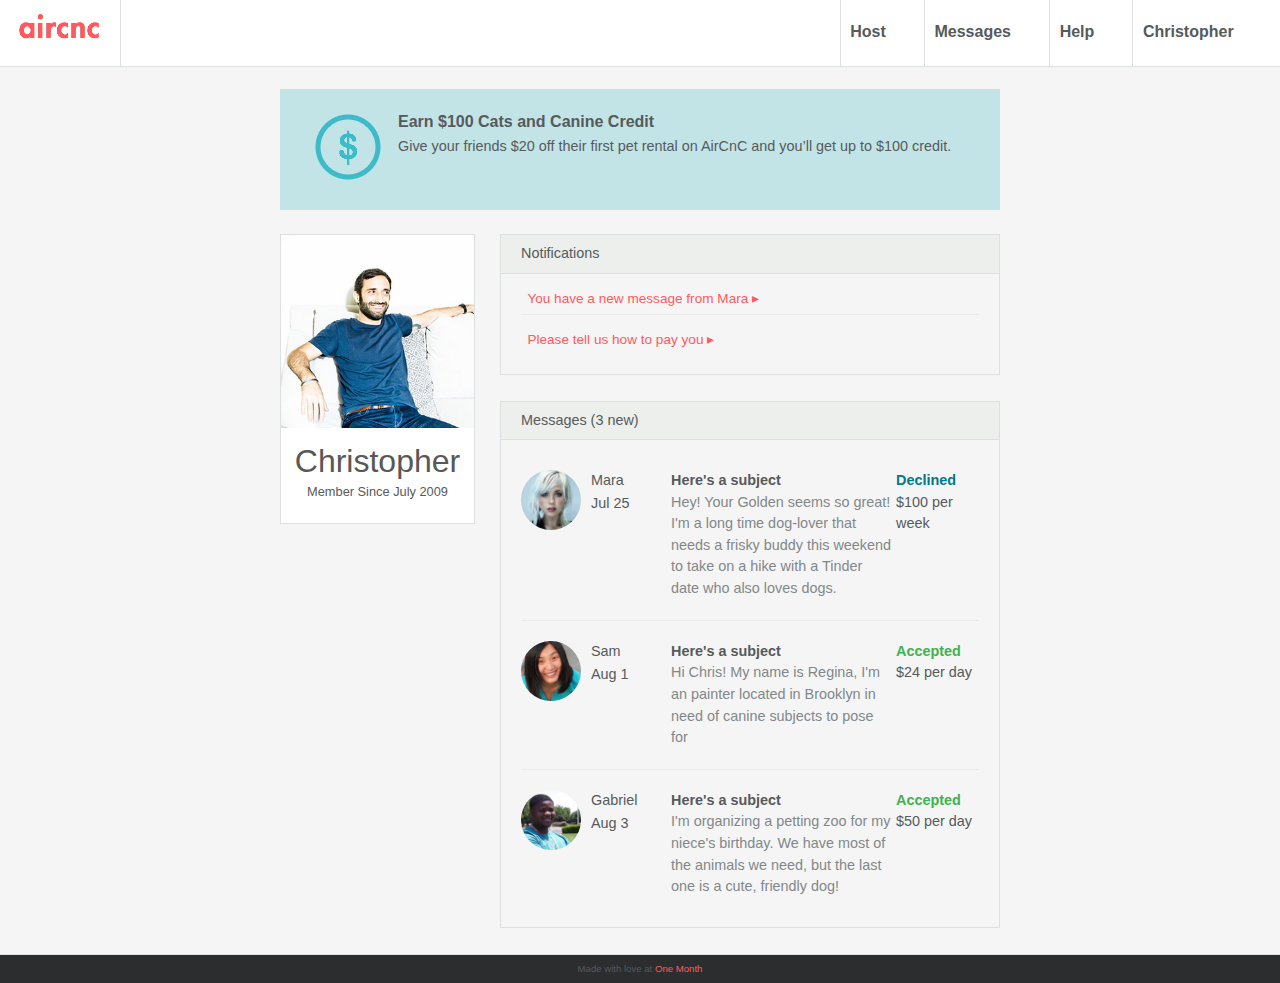
<file: aircnc-dashboard/index.html>
<!DOCTYPE html>
<html>
<head>
  <title>AirCnC - Dashboard</title>
  <link rel="stylesheet" href="css/reset.css">
  <link rel="stylesheet" href="css/style.css">
  <meta name="description" content="AirCnC Dashboard">
<meta name="viewport" content="width=device-width"></head>
<body>
  <header class="clearfix">
    <div class="logo">
      <img src="images/logo.png" alt="AirCnC">
    </div>

    <nav class="large clearfix">
      <ul>
        <li>
          <a href="#">Host</a>
        </li>
        <li>
          <a href="#">Messages</a>
        </li>
        <li>
          <a href="#">Help</a>
        </li>
        <li>
          <a href="#">Christopher</a>
        </li>
      </ul>
    <div class="hamburger"><a href="#nav">&equiv;</a></div>

    </nav>

  </header>

  <div class="container clearfix">
    <div class="announcement clearfix">
      <div class="imagery">
        <img src="images/dollar-sign.png" alt="Dollar Sign">
      </div>

      <div class="info">
        <h3>Earn $100 Cats and Canine Credit</h3>
        <p>Give your friends $20 off their first pet rental on AirCnC and you&rsquo;ll get up to $100 credit.</p>
      </div>
    </div>

    <section class="column profile">
      <img src="images/castig.jpg" alt="Chris Castig" class="photo">
      <div class="details">
        <h2>Christopher</h2>
        <p class="member-since">
          Member Since July 2009
        </p>
      </div>
    </section>

    <section class="column updates">
      <div class="notifications panel">
        <h3>Notifications</h3>
        <div class="panel-content">
          <div class="notification">
            <a href="#">You have a new message from Mara &rtrif;</a>
          </div>

          <div class="notification">
            <a href="#">Please tell us how to pay you &rtrif;</a>
          </div>
        </div>

      </div>

      <div class="messages panel">
        <h3>Messages (3 new)</h3>

        <div class="panel-content">
          <div class="message clearfix">
            <div class="clearfix component sender">
              <div class="photo"><img src="images/user-1.jpg" alt="User Photo"></div>
              <div class="details">
                <p class="name">Mara</p>
                <p class="date">Jul 25</p>
              </div>
            </div>

            <div class="message-text component">
              <p class="subject">
                <strong>Here's a subject</strong>
              </p>
              <p class="body">
                Hey! Your Golden seems so great! I'm a long time dog-lover that needs a frisky buddy this weekend to take on a hike with a Tinder date who also loves dogs. 
              </p>
            </div>
            <div class="booking-details component">
              <p class="status declined">Declined</p>
              <p class="price">$100 per week</p>
            </div>
          </div>

          <div class="message clearfix">
            <div class="clearfix component sender">
              <div class="photo"><img src="images/user-2.jpg" alt="User Photo"></div>
              <div class="details">
                <p class="name">Sam</p>
                <p class="date">Aug 1</p>
              </div>
            </div>
            <div class="message-text component">
              <p class="subject">
                <strong>Here's a subject</strong>
              </p>
              <p class="body">
                Hi Chris! My name is Regina, I'm an painter located in Brooklyn in need of canine subjects to pose for
              </p>
            </div>
            <div class="booking-details component">
              <p class="status accepted">Accepted</p>
              <p class="price">$24 per day</p>
            </div>
          </div>

          <div class="message clearfix">
            <div class="clearfix component sender">
              <div class="photo"><img src="images/user-3.jpg" alt="User Photo"></div>
              <div class="details">
                <p class="name">Gabriel</p>
                <p class="date">Aug 3</p>
              </div>
            </div>
            <div class="message-text component">
              <p class="subject">
                <strong>Here's a subject</strong>
              </p>
              <p class="body">
                I'm organizing a petting zoo for my niece's birthday. We have most of the animals we need, but the last one is a cute, friendly dog!              
              </p>
            </div>
            <div class="booking-details component">
              <p class="status accepted">Accepted</p>
              <p class="price">$50 per day</p>
            </div>
          </div>
        </div>

      </div>
    </section>
  </div>

  <nav class="small" id="nav">
    <ul>
      <li><a href="#">Home</a></li>
      <li><a href="#">About</a></li>
      <li><a href="#">Contact</a></li>
    </ul>
  </nav>

  <footer>
    Made with love at <a href="www.onemonth.com" target="_blank">One Month</a>
  </footer>
</body>
</html>
</file>
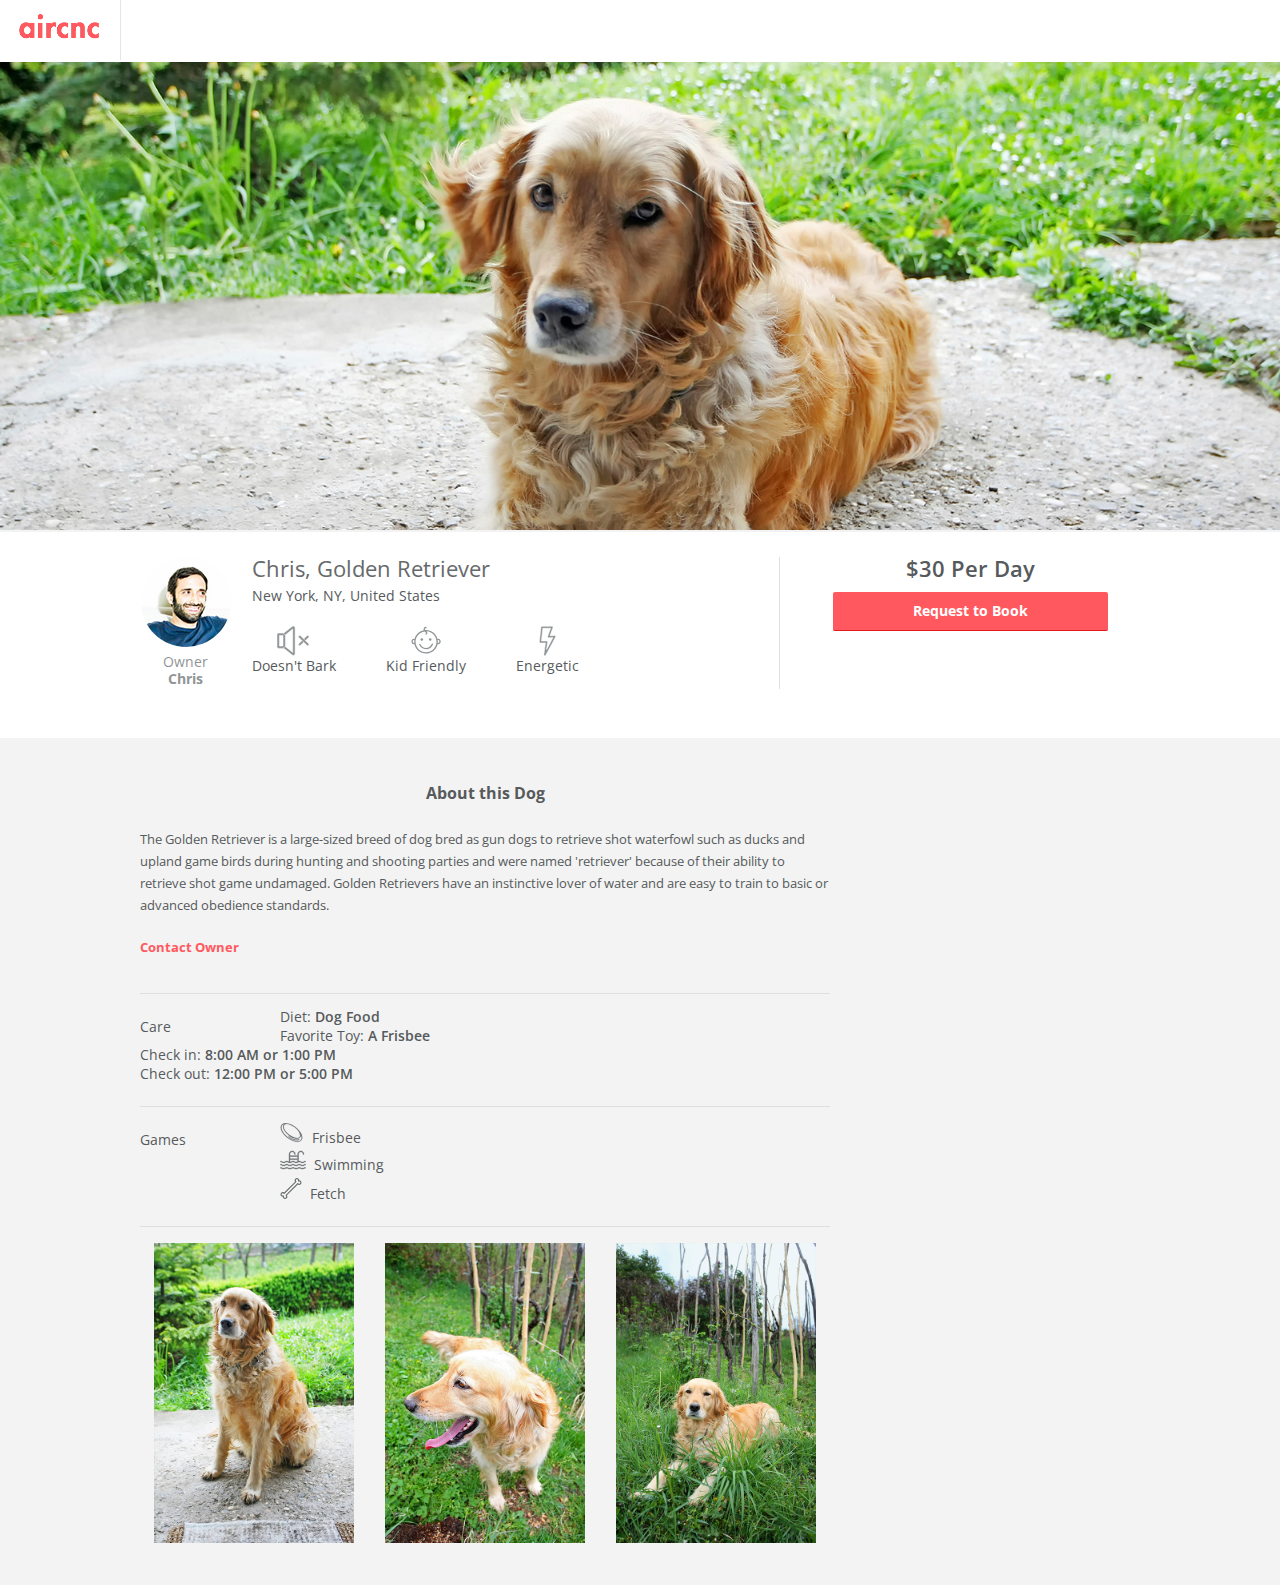
<file: aircnc/index.html>
<!DOCTYPE html>
<html>
<head>
	<title>AirCnC - Rent a Cat or Dog</title>
	<meta name="description" content="AirC&amp;C is the premiere site renting cute cats and canines">
	<link rel="stylesheet" href="css/reset.css">
	<link rel="stylesheet" href="css/style.css">
	<link rel="stylesheet" href="">
	<link rel="stylesheet" href="">
	<link href='https://fonts.googleapis.com/css?family=Open+Sans:400,700,600' rel='stylesheet' type='text/css'>

	<meta name="viewport" content="width=device-width, intial-scal=1">
</head>
<body>
		
			
			<header>
				<img class="logo" src="images/logo.png" alt="aircnc logo">
			</header>
			<div class="hero-image">
				
					<figure><img class="hero" src="images/dog-hero-image.png" alt="Golden Retriever lying down"></figure>
			</div><!-- .hero-image -->	

			
			<section class="clearfix hero-profile">
				<div class="container">
				<div class="profile column">

				<div class="owner-details column">
					<img class="owner" src="images/chris-castiglione.png" alt="Chris Castiglione picture">
					<h2 class="relationship"> Owner </h2>
					<h2 class="name">Chris</h2>
				</div><!-- .owner-details --> 

				<div class="clearfix pet-details column">
					<h1>Chris, Golden Retriever </h1>
					<h2 class="location">New York, NY, United States</h2>
					<div class="clearfix icons column">
						<div class="icon-1">
							<img src="images/icons/mute.svg" alt="does not bark icon">
							<p>Doesn't Bark</p>
						</div><!-- .icon-1 --> 
						<div class="icon-2">
							<img src="images/icons/baby.svg" alt="kid friendly icon">
							<p>Kid Friendly</p>
						</div><!-- .icon-2 --> 
						<div class="icon-3">
							<img src="images/icons/lightning.svg" alt="energentic icon">
							<p>Energetic</p>
						</div><!-- .icon-3 --> 
					</div><!-- .icons --> 
				</div><!-- .pet-details --> 
				</div><!-- .profile --> 

					<div class="booking column">
						<h2 class="price">$30 <span class="time">Per Day</span></h2>
						<a href="#" class="button"> Request to Book </a>
					</div><!-- .booking --> 
			</div><!-- .container -->	
			</section>
			
			<div class="container">
			<div class="clearfix details">
			<div class="column main">
			<section class="about">
				<div class="about-text">
					<h1>About this Dog</h1>
					<p>The Golden Retriever is a large-sized breed of dog bred as gun dogs to retrieve shot waterfowl such as ducks and upland game birds during hunting and shooting parties and were named 'retriever' because of their ability to retrieve shot game undamaged. Golden Retrievers have an instinctive lover of water and are easy to train to basic or advanced obedience standards.</p>
					<a href="">Contact Owner</a>
				</div><!-- .about-text -->
			</section><!-- .about -->

				<section class="care clearfix">
					<div class="column">
					<h4>Care</h4>
					</div>
					<div class="likes">
					<div class="column">
						<ul>
							<li>Diet: <strong>Dog Food</strong></li>
							<li>Favorite Toy: <strong>A Frisbee</strong></li>
						</ul>
					</div>
					</div><!-- .likes --> 
					<div class="check-in-out">
					<div class="column">
						<ul>
							<li>Check in: <strong>8:00 AM or 1:00 PM</strong></li>
							<li>Check out: <strong>12:00 PM or 5:00 PM</strong></li>
						</ul>
					</div>
					</div><!-- .check-in-out --> 
				
				</section><!-- .care -->

				<section class="games clearfix">
					<div class="column">
					<h5>Games</h5>
					</div><!-- .column -->
					<div class="column">
					<ul>
						<li><img src="images/icons/frisbee.svg" alt="Frisbee"><span>Frisbee</span></li>
						<li><img src="images/icons/pool.svg" alt="Swimming"><span>Swimming</span></li>
						<li><img src="images/icons/bone.svg" alt="Fetch"><span>Fetch</span></li>
					</ul>
					</div><!-- .column -->
				</section><!-- .games -->
			

			<section class="photos">
				<figure><img src="images/dog-1.jpg" alt="Golden Retriever sitting on hind legs"></figure>
				<figure><img src="images/dog-2.jpg" alt="Golden Retriever looking right"></figure>
				<figure><img src="images/dog-3.jpg" alt="Golden Retriever lying in the grass"></figure>
			</section><!-- .photos -->
		</div><!-- .main -->
		</div><!-- .details -->
		</div><!-- .container -->
</body>
</html>
</file>
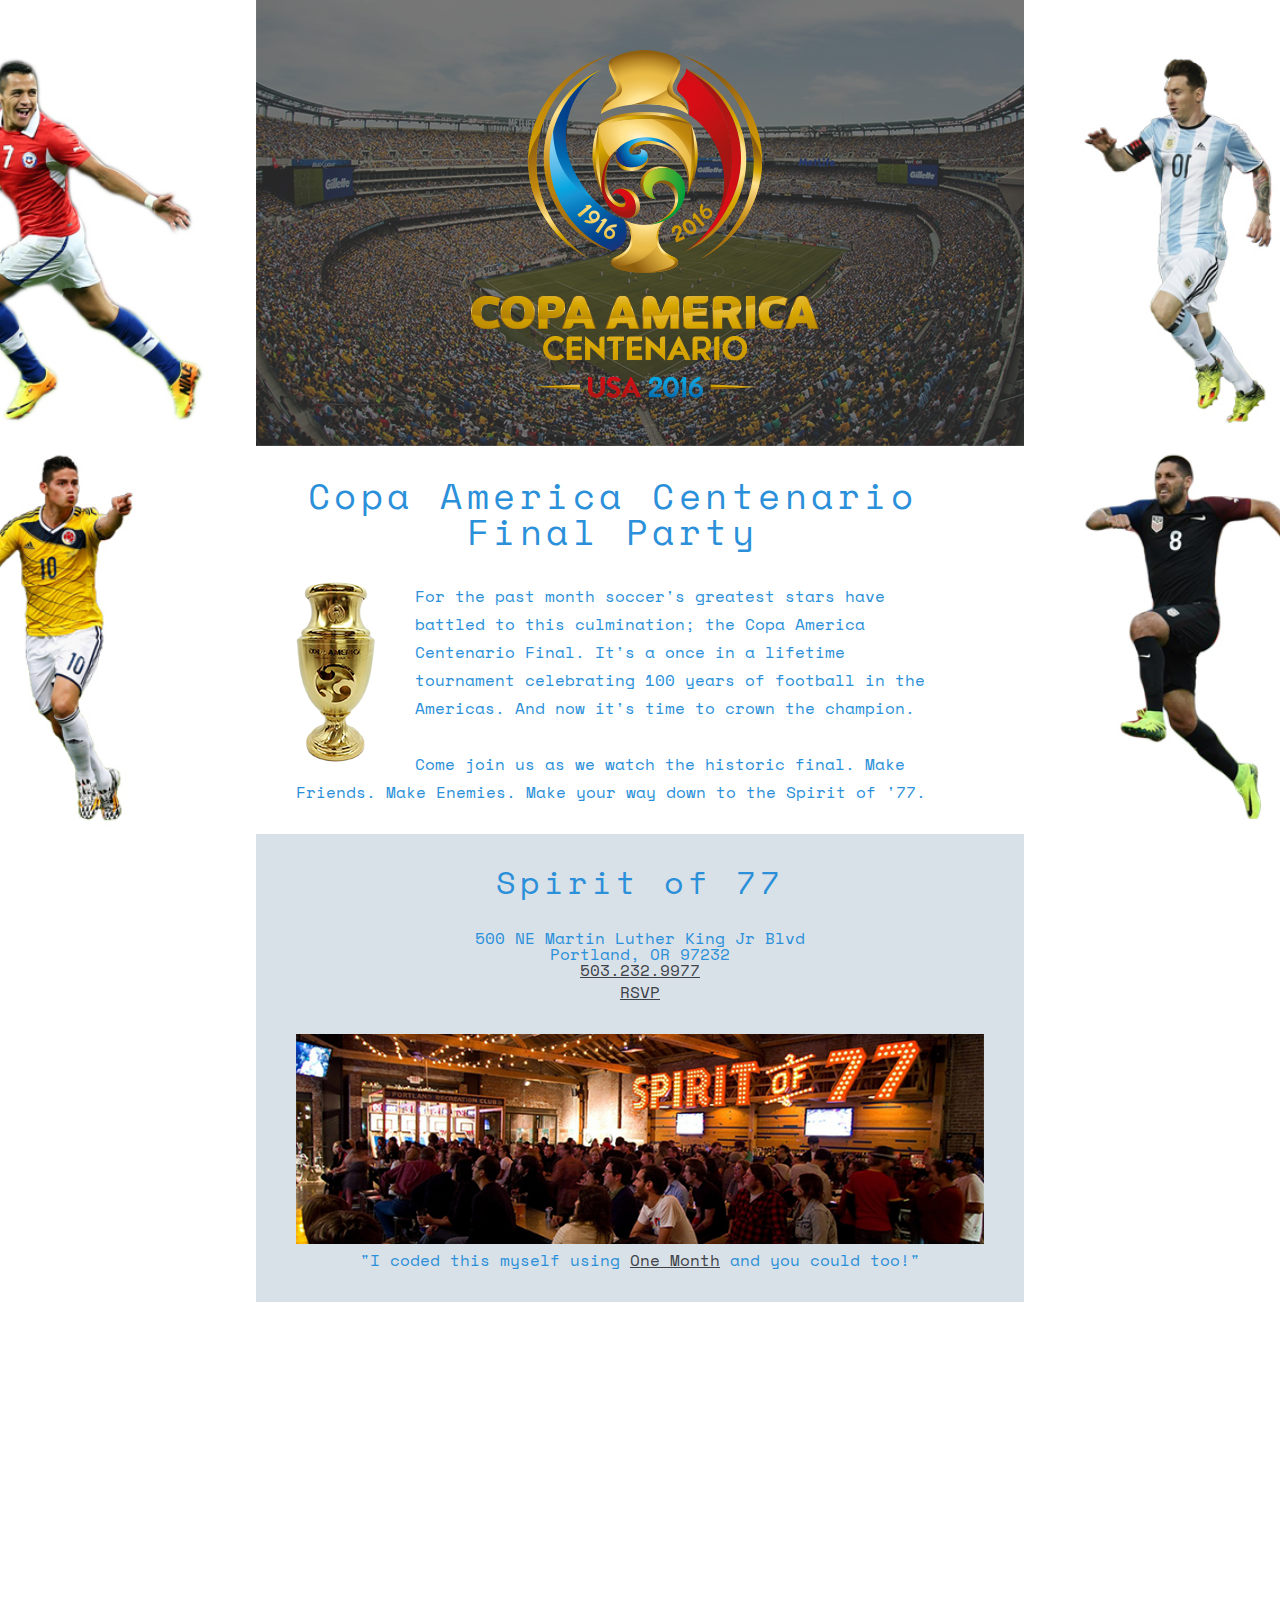
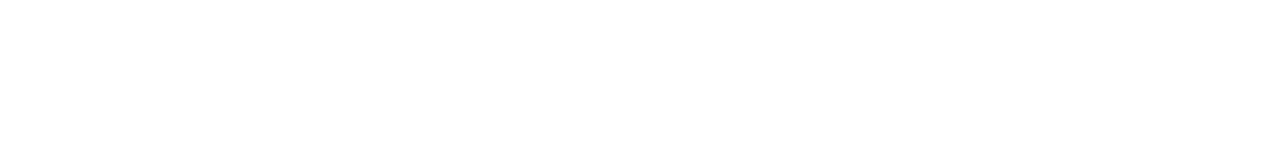
<file: Copa America/index.html>
<!DOCTYPE html>
<html>
<head>
	<title>Copa America Centenario Final party</title>
	<meta name="description" content="Copa America Centenario Final party">
	<link rel="stylesheet" href="css/reset.css">
	<link rel="stylesheet" href="css/style.css">
	<link rel="stylesheet" href="css/medium.css" media="(min-width:461px)">
	<link rel="stylesheet" href="css/large.css" media="(min-width:769px)">


	<link href="https://fonts.googleapis.com/css?family=Space+Mono:400,700" rel="stylesheet">

	<link rel="stylesheet" href="">
	<link rel="stylesheet" href="">
	<meta name="viewport" content="width=device-width, initial-scale=1">
</head>
<body>
	<div class="container">
		<div class="hero">
			<figure>
				<img src="images/Copa America HERO768.png" alt="Copa America Centenario Final ">
			</figure>
		</div>
		<div class="text-container">
			<section class="clearfix intro">
				<h1>Copa America Centenario Final Party</h1>
				<figure>
					<img class="intro-image" src="images/SingleCopa.png" alt="Copa America Centenario trophy">
				</figure>
				<p>For the past month soccer's greatest stars have battled to this culmination; the Copa America Centenario Final. It's a once in a lifetime tournament celebrating 100 years of football in the Americas. And now it's time to crown the champion.</p>
				<p>Come join us as we watch the historic final. Make Friends. Make Enemies. Make your way down to the Spirit of '77.</p>
			</section>
		</div>
		<div>
			<section class="clearfix contact">
				<h2>Spirit of 77</h2>
				<address>500 NE Martin Luther King Jr Blvd<br>
				 Portland, OR 97232<br>
				 <a href="tel:+1-503-232-9977">503.232.9977</a></address>
				 <p><a href="mailto:rsvp@marcowright.com?Subject:RSVP">RSVP</a>	</p>
				
				<figure>
					<img src="images/Spiritof77.png" alt="Inside of Spirit of 77">
				</figure>
				<footer>
					<p>"I coded this myself using <a href="http://www.onemonth.com" target="_blank">One Month</a> and you could too!"</p>
				</footer>
			</section>
		</div>
		<div>
			<section class=" clearfix map">
				<iframe src="https://www.google.com/maps/embed?pb=!1m14!1m8!1m3!1d11180.695516014035!2d-122.6613651!3d45.5267064!3m2!1i1024!2i768!4f13.1!3m3!1m2!1s0x0%3A0x91b17a8f9b962cb2!2sSpirit+of+77!5e0!3m2!1sen!2sus!4v1466478277957" width="400" height="450" frameborder="0" style="border:0" allowfullscreen></iframe>
			</section>
		</div>
	</div>
</body>
</html>
</file>
<file: aircnc-dashboard/css/style.css>
/*
 * General Styles
 */

body {
  font-family: 'Helvetica Neue', Helvetica, Arial, sans-serif;
  line-height: 1.3;
  color: rgb(86, 90, 92);
  background: rgb(245, 245, 245);
}

* {
  -moz-box-sizing: border-box; /* Firexfox */
  -webkit-box-sizing: border-box; /* Safari/Chrome/iOS/Android */
  box-sizing: border-box; /* IE */
}

.clearfix:after {
  content: "";
  display: table;
  clear: both;
}

.container {
  margin: 0 12.5px; /*Pixel value to make calcs easier later*/
}

a {
  text-decoration: none;
  color: rgb(255, 90, 95);
}

a:hover {
  text-decoration: underline;
}

/*
 * Hidden on mobile
 */

.announcement, nav.large ul, .message-text .subject{
  display: none;
}

/*
 * Header and Nav
 */

header {
  background: rgb(255, 255, 255);
  border-bottom: 1px solid rgb(220, 224, 224);
  padding: 0 0.8rem 0 0;
}

.hamburger {
  float: right;
  font-size: 2.5rem;
  padding: 0 .45rem;
}

.hamburger a {
  text-decoration: none;
  color: rgb(255, 90, 95)
}

.logo {
  float: left;
  display: block;
  border-right: 1px solid rgb(220, 224, 224);
}


/*
 * Nav (small)
*/

nav.small {
 background: blue;
}

nav.small ul {
 list-style: none;
 padding: 0;
 margin: 0;
}

nav.small li {
 margin: 0;
 background: rgb(43, 45, 46);
 text-align: center;
 font-size: 1.5rem;
}

nav.small li, footer {
 border-top: 1px solid rgb(180, 180, 180);
}

nav.small a {
 padding: 1rem 0;
 display: block;
 color: white;
 text-decoration: none;
}

nav.small a:active {
 background: rgb(40, 40, 40);
}

/*
 * Profile
*/

.profile {
  border: 1px solid rgb(220, 224, 224);
}

.profile {
  background: #fff;
  margin-bottom: 1.5rem;
  margin-top: 1.5rem;
  text-align: center;
}

.profile img {
  display: block;
  width: 100%;
}

.profile .details {
  padding: .8rem 0.5rem;
  text-align: center;
}

.profile h2 {
  font-size: 2rem;
  margin: 0 0 .1rem 0;
  color: rgb(88, 88, 88);
}

.profile .member-since {
  font-size: .9rem;
  margin: 0 0 0.6rem;
}

/*
 * Panel
*/

.panel {
  border: 1px solid rgb(220, 224, 224);
  margin-bottom: 1.6rem;
}

.panel h3 {
  background: rgb(237, 239, 237);
  padding: .4rem;
  font-size: .9rem;
  border-bottom: 1px solid rgb(220, 224, 224);
}

.panel h3, .panel-content {
  padding: .6rem 1.25rem;
}

/*
 * Notifications
*/

.notification {
  margin-bottom: 0.6rem;
  padding: 0.4rem;
  font-size: .85rem;
}

/*
 * Notification, Message Join Styles
*/

.notification, .message {
  border-bottom: 1px solid rgba(220,224,224,0.5);
}

.notification:last-of-type, .message:last-of-type {
  border-bottom-width: 0;
}

/*
 * Messages
*/

.message {
  padding: 1.25rem 0;
  font-size: 0.9rem;
  line-height: 1.5;
}

.message .photo {
  margin-bottom: 1.5rem;
}

.message .photo img {
  border-radius: 50%;
  width: 60px;
  height: 60px;
}

.message .details {
  margin-bottom: 1.5rem;
}

.message .details p {
  margin-bottom: .1rem;
}

.message .message-text p.body {
  color: rgb(130, 136, 138);
}

.status {
  font-weight: bold;
}

.status.accepted {
  color: rgb(63, 179, 79);
}

.status.declined {
  color: rgb(0, 122, 135);
}


/*
 * Footer
*/

footer {
  background: rgb(43, 45, 46);
  text-align: center;
  font-size: .6rem;
  padding: .5rem;
  border-top: 1px solid rgb(220, 224, 224);
}



/*
 * Media Queries styles
*/


@media only screen and (min-width: 768px) {

.announcement, .message-text .subject{
  display: block;
}

.hamburger, .small {
  display: none;
}

 nav.large ul {
  display: inline-block;
  float: right;
 }

 nav.large li {
  list-style: none;
  display: inline-block;
  padding: 1.4rem .6rem;
  margin-right: 1.5rem;
  border-left: 1px solid rgb(220, 224, 224);
  font-weight: bold;
 
 }

 nav.large ul li a {
  color: #565A5C;

 }

 .container {
  width: 720px; 
  margin: 0 auto;
 }

 .announcement {
  background: #C2E4E7;
  padding: 1.4rem 2rem;
  margin-top: 1.4rem;
 }

 .announcement .imagery {
  margin-right: 1rem;
 }

 .imagery, .info {
  float: left;
 }

 .info h3 {
  font-weight: bold;
  margin-bottom: .3rem;
 }

 .info p {
  font-size: .9rem;
 }

 .profile .member-since {
  font-size: .8rem;
}


 .column, .message .component, .message .photo, .message .details  {
  float: left;
 }

 .column.profile {
  width: 195px;
  margin-right: 25px;

 }

 .profile img {
  width: 100%
  margin: 0 auto;
 }

 .column.updates {
  width: 500px;
  margin-top: 1.5rem;
 }

 .message .sender {
  width: 140px;
  margin-right: 10px;
 }

 .message .photo {
  margin-right: 10px;
 }

 .message-text {
  width: 220px;
  margin-right: 5px;
 }

 .message-text .subject {
  font-weight: bold;
 }

 .booking-details {
  width: 80px;
 }


}

@media only print {


  html {
    color: rgb(86, 90, 92);
  }

  header, nav {
    display: none;
  }

  a {
    color: rgb(86, 90, 92);
    text-decoration: underline;
  }

  .profile photo {
    display: none;
  }
  
}
</file>
<file: aircnc/css/style.css>
/*
 * General/Utility Styles
*/

* {
  -moz-box-sizing: border-box; /* Firexfox */
  -webkit-box-sizing: border-box; /* Safari/Chrome/iOS/Android */
  box-sizing: border-box; /* IE */
}

body {
  margin: 0;
  background: rgb(243, 243, 243);
  font-family: 'Open Sans', arial, sans-serif;
  font-size: 0.875rem; /* =14px */
  color: rgb(86, 90, 92);
}

.clearfix:after {
  content: "";
  display: table;
  clear: both;
}

a {
  font-weight: bold;
  color: rgb(255, 89, 95);
  text-decoration: none;
}

strong {
  font-weight: 600;
}


/*
 * Container Styles
*/



header {
  background: #fff;
}

header .logo {
  border-right: 1px  solid RGB(228, 230, 228);
  background: #fff;
}

.profile {
  margin-bottom: 1.5rem;
}


/*
 * Section styles
*/

.hero-profile  {
  text-align: center;
}

.hero-profile{
  background: rgb(255, 255, 255);
  padding: 1.5625rem;
}

.details .about {
/*  padding: 1.25rem;
*/  
  font-size: 0.8125rem;
  line-height: 1.375rem;/* 22px / 16px */
}

.details section {
  border-bottom: 1px solid rgb(220, 224, 224);
  padding: 1rem 0 1.25rem 0;
}

.details {
  padding: 1.25rem;
}

section.photos {
  border-bottom: none;
}

/*
 * Image styles
*/

.hero  {
  width: 100%;
}
  
.owner {
  border-radius: 50%;
  margin-bottom: .375rem;
}


.details .photos img {
 display: block;
 width: 100%;
  margin-bottom: .5rem;
}


/*
 * Button styles
*/

.button {
  background: rgb(255, 89, 95);
  color: white;
  text-decoration: none;
  display: block;
  padding: 0.75rem 5rem;
  border-bottom: 1px solid rgb(227, 25, 29);
  border-radius: 2px;
  width: 95%;
  margin: 0 auto;
}


/*
 * Text styles
*/

.location {
  margin-bottom: 1.25rem;
}


.name,  .relationship {
  margin-bottom: .1875rem;
}

.relationship, .name {
  font-size: .875rem; 
  color: #909597;
}

.pet-details h1 {
  font-size: 1.375rem; 
  color: #666a6c;
  margin-bottom: .3125rem;
}

.name {
  font-weight: bold;
}

.price {
  margin-bottom: .8125rem;
  font-weight: 600;
  font-size: 1.375rem;
}

.about-text a {
  display: block;
  text-align: center;
  margin-bottom: 0.9375rem; /* 40px */
}

.about-text h1 {
  font-size: 1rem; 
  font-weight: bold;
  margin: .5rem 0 1.5rem 0; 
  text-align: center;
}

.about-text p {
  margin-bottom: 1.25rem; /* 20px */
  color: #565A5C;
}

.details h4 {
  margin-bottom: 0.625rem;
}

.details li {
  margin-bottom: 0.3125rem;
}



section h4, h5 {
  margin: 0.625rem 0 0.3125rem 0; /* 10px 0px 5px 0px */
}

.care-category {
  padding-top: 0.3125rem; /* 5px */
}

.care-category p {
  display: inline;
}

.games h5 {
  margin-bottom: 0.625rem; /* 10px */
}


/*
 * Icon styles
*/


.icon-1, .icon-2, .icon-3 {
  float: left;
  width: 33.3%;
}

.icons img {
  height: 30px;
  margin-bottom: .1875rem;
}

/*
 * Divider styles
*/


/*.divider {
  width: 90%;
  height: 2px;
  background: RGB(228, 230, 228);
  margin:0 auto;
}

.divider-full {
  width: 100%;
  height: 2px;
  background: RGB(228, 230, 228);
}

.care-category:nth-child(3n) {
  margin-bottom: 30px;
}

*/

/*
 * Media Queries styles
*/



@media only screen and (min-width: 1060px) {

.container {
  width: 1040px;
  margin: 0 auto;
}


.column {
  float: left;
}

section .profile {
  width: 660px;
  border-right: 1px solid #DCE0E0;
}

section .booking {
  width: 380px;x
}

.owner-details {
  width: 20%;
}

.pet-details {
  width: 80%;
  text-align: left;
}

.pet-details .icons .icon-1, .icon-2, .icon-3 {
  width: inherit;
  margin-right: 50px;
}

.pet-details .icons img {
  display: block;
  margin: .1875rem auto .1875rem;
}


.pet-details h1 {
  margin-bottom: 10px;
}

.button {
  width: 275px;
  margin: auto;
}

.about-text a {
  text-align: left;
}


.main {
  width: 690px;
}

  .details h4 {
    width: 46px;
  }

  .details .about {
    text-align: left;
  }

  .details .care .column, .details .games .column {
    margin-right: 5.9rem;
  }

  .details .games li img {
    padding-right: 0.5rem;
  }

  /*
   * photo styles
  */

   .details .photos {
    text-align: center;
  }

  .details .photos figure {
    display: inline;
  }

  .details .photos img {
    display: inline;
    width: 200px;
    margin: 0 0.85rem;
  }



}
</file>
<file: Copa America/css/style.css>
/*
 * General Styles
*/


body {
  /*background: url("../images/copa background.png");
  background-size: cover;
  background-position: center;
  background-attachment: fixed;*/
  font-family: 'Space Mono', monospace, sans-serif;

}

 {
  -moz-box-sizing: border-box; /* Firexfox */
  -webkit-box-sizing: border-box; /* Safari/Chrome/iOS/Android */
  box-sizing: border-box; /* IE */
}

.clearfix:after {
  content: "";
  display: table;
  clear: both;
}

p {
  font-size: 1rem;
  font-weight: 400;
  line-height: 1.75;
  margin-bottom: 1.75rem;
  
}

address, p {
  color: #2b90d9 ;
}

a {
  color: #3E4348;
}


/*
 * Heading Styles
*/


h1, h2 {
  font-family: 'Space Mono', monospace;
  color: #2b90d9;
  text-align: center;
  letter-spacing: 0.125em;
  margin-bottom: 2rem;
  padding-top: 2rem;
}

h1 {

  font-size: 2.25rem;
}

h2 {
  font-size: 2rem;
}


/*
 * Container Styles
*/

.container {
  width: 100%;
  margin: 0;
  padding: 0;
}

.text-container {
  max-width: 713px;
}


/*
 * Section Styles
*/

/* .intro, .contact, .map {
  width: 30rem;
} 
*/


/* .container section:nth-child(even) {
  background: #d9e1e8;
} 
*/
.contact {
  background: #d9e1e8;
}

.intro, .contact {
  padding: 0 2.5rem;
}

.contact {
  text-align: center;
}


/*
 * Hero Styles
*/


.hero {
  line-height: 0;
}

.hero img {
 width: 100%;
}


/*
 * Images Styles
*/


.intro-image {
  display: block;
  margin: 0 auto;
}

.contact img {
  width: 100%;
}
</file>
<file: Copa America/css/medium.css>
.container {
	max-width: 768px;
	margin: 0;
}

.hero img {
  width: 100%;
}

.intro-image {
  float: left;
  padding-right: 2.5rem;
}



iframe {
  width: 768px;
  height: 450px;
}
</file>
<file: Copa America/css/large.css>
body {
	background: url("../images/Copa background.jpg");
	background-size: cover;
  	background-position: center;
  	background-attachment: fixed;

}

.container {
	width: 100%;
	margin: 0 auto;

}

.intro-image {
  float: left;
  padding-right: 2.5rem;
}

.hero img {
  width: 100%;
}



.contact img {
  width: 100%;
}

iframe {
  width: 100%;
  height: 450px;
}
</file>
